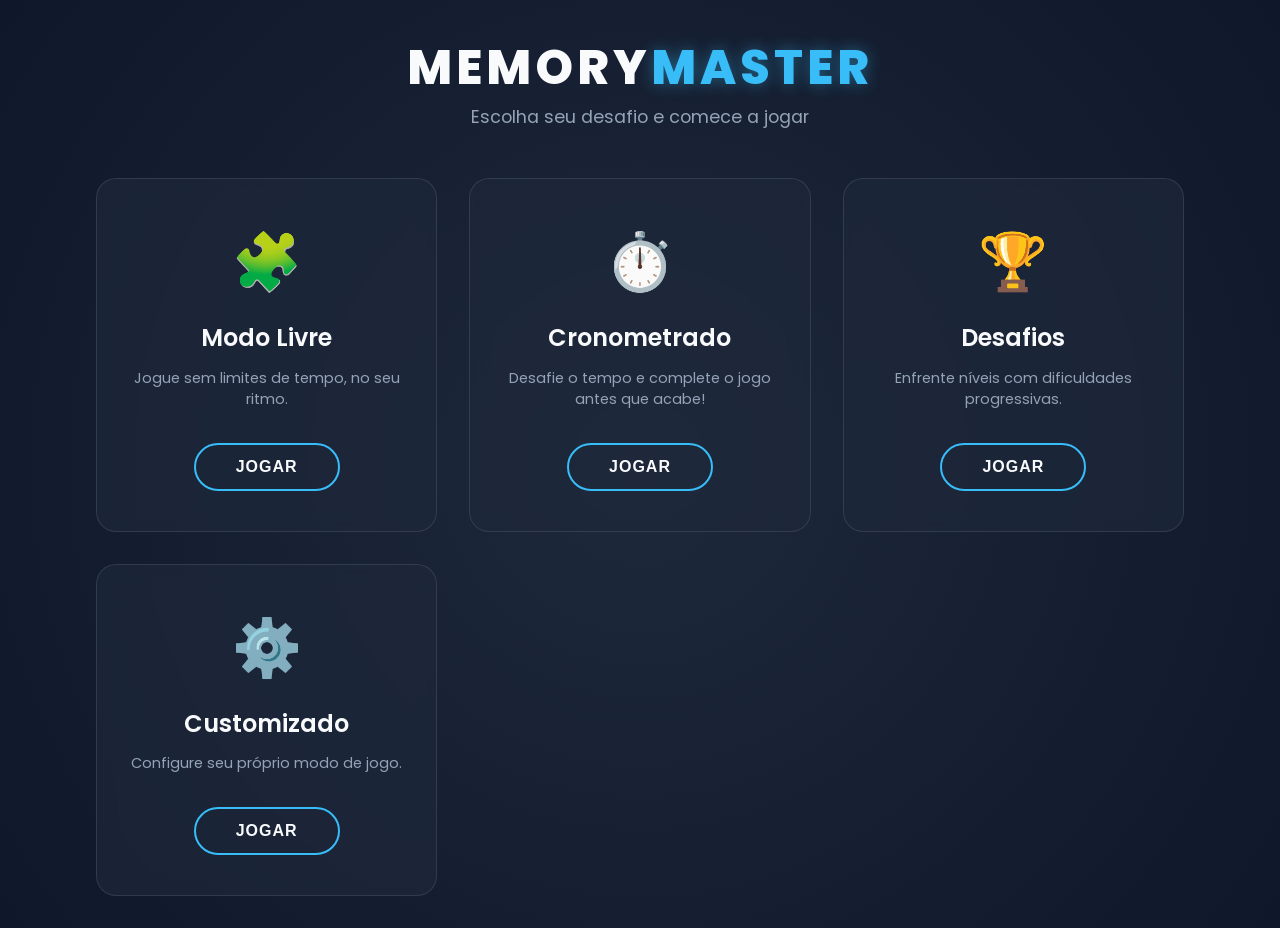
<file: index.html>
<!DOCTYPE html>
<html lang="pt-br">
<head>
    <meta charset="UTF-8">
    <meta name="viewport" content="width=device-width, initial-scale=1.0">
    <title>Memory Master - Seleção de Modo</title>
    <link rel="stylesheet" href="selecaodejogo.css">
    <link href="https://fonts.googleapis.com/css2?family=Poppins:wght@300;400;600;800&display=swap" rel="stylesheet">
</head>
<body>

    <main class="main-container">
        <header class="header-section">
            <h1 class="main-title">MEMORY<span>MASTER</span></h1>
            <p class="subtitle">Escolha seu desafio e comece a jogar</p>
        </header>

        <section class="modes-grid">
            <div class="card" data-mode="livre">
                <div class="card-icon">🧩</div>
                <h2 class="card-title">Modo Livre</h2>
                <p class="card-description">Jogue sem limites de tempo, no seu ritmo.</p>
                <button class="play-button" onclick="selectMode('memorygame/memorygame.html')">Jogar</button>
            </div>

            <div class="card" data-mode="tempo">
                <div class="card-icon">⏱️</div>
                <h2 class="card-title">Cronometrado</h2>
                <p class="card-description">Desafie o tempo e complete o jogo antes que acabe!</p>
                <button class="play-button" onclick="selectMode('cronometro.html')">Jogar</button>
            </div>

            <div class="card" data-mode="desafio">
                <div class="card-icon">🏆</div>
                <h2 class="card-title">Desafios</h2>
                <p class="card-description">Enfrente níveis com dificuldades progressivas.</p>
                <button class="play-button" onclick="selectMode('desafios.html')">Jogar</button>
            </div>

            <div class="card" data-mode="custom">
                <div class="card-icon">⚙️</div>
                <h2 class="card-title">Customizado</h2>
                <p class="card-description">Configure seu próprio modo de jogo.</p>
                <button class="play-button" onclick="selectMode('customizado.html')">Jogar</button>
            </div>
        </section>
    </main>

    <script src="selecaodejogo.js"></script>
</body>
</html>
</file>
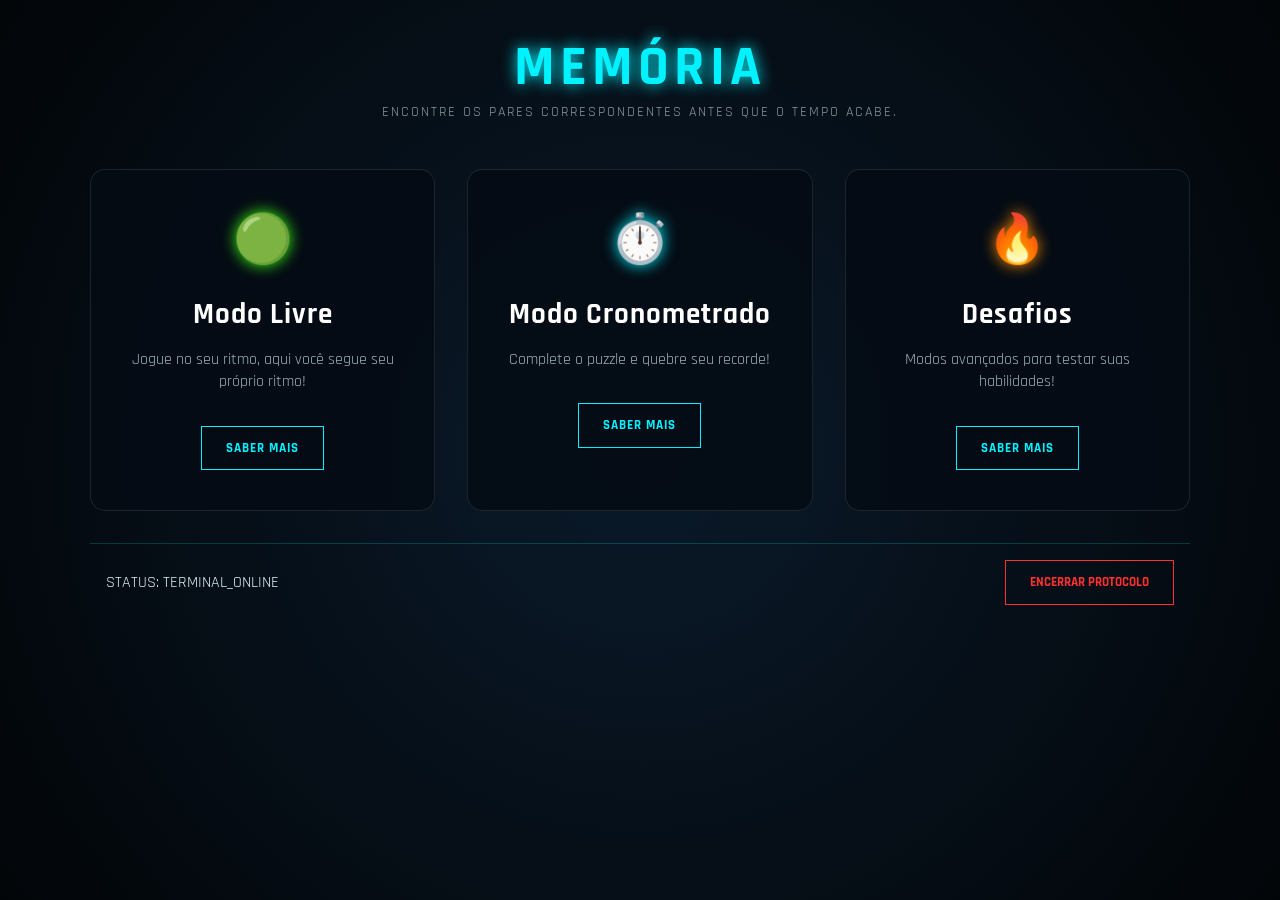
<file: instrucoess/instrucoes.html>
<!DOCTYPE html>
<html lang="pt-br">
<head>
    <meta charset="UTF-8">
    <meta name="viewport" content="width=device-width, initial-scale=1.0">
    <title>Protocolo de Missão - Memory Game</title>
    <link rel="stylesheet" href="instrucoesstyle.css">
    <link href="https://fonts.googleapis.com/css2?family=Rajdhani:wght@400;500;600;700&display=swap" rel="stylesheet">
</head>
<body>

    <div class="ui-wrapper">
        
        <div id="view-main">
            <header class="ui-header">
                <div class="scanline"></div>
                <h1 class="glitch" data-text="MEMÓRIA">MEMÓRIA</h1>
                <p class="ui-subtitle">Encontre os pares correspondentes antes que o tempo acabe.</p>
            </header>

            <main class="mode-selection-grid">
                <div class="main-card">
                    <div class="card-icon green-glow">🟢</div>
                    <h3>Modo Livre</h3>
                    <p>Jogue no seu ritmo, aqui você segue seu próprio ritmo!</p>
                    <button class="btn-saber-mais" onclick="openModal('livre')">SABER MAIS</button>
                </div>

                <div class="main-card">
                    <div class="card-icon blue-glow">⏱️</div>
                    <h3>Modo Cronometrado</h3>
                    <p>Complete o puzzle e quebre seu recorde!</p>
                    <button class="btn-saber-mais" onclick="openModal('crono')">SABER MAIS</button>
                </div>

                <div class="main-card highlight-card">
                    <div class="card-icon orange-glow">🔥</div>
                    <h3>Desafios</h3>
                    <p>Modos avançados para testar suas habilidades!</p>
                    <button class="btn-saber-mais" onclick="showChallenges()">SABER MAIS</button>
                </div>
            </main>
        </div>

        <div id="view-challenges" style="display: none;">
            <header class="ui-header">
                <div class="scanline"></div>
                <h1 class="glitch" data-text="MODO DESAFIOS">MODO DESAFIOS</h1>
                <p class="ui-subtitle">GUIA EXPLICATIVO: SELECIONE UM CARD PARA PARA MAIS INFORMAÇÕES.</p>
            </header>

            <main class="ui-content">
                <section class="mode-section" id="section-time">
                    <div class="mode-header" onclick="toggleSection('section-time')">
                        <div class="mode-title-wrapper">
                            <span class="mode-icon">⏳</span>
                            <h2>CONTRA O TEMPO</h2>
                        </div>
                        <span class="toggle-indicator"></span>
                    </div>

                    <div class="mode-body" style="display: none;">
                        <div class="mode-intro">
                             <li><p>OBJETIVO: COMPLETAR O MÁXIMO DE PUZZLES DENTRO DO TEMPO LIMITE.</p>
                        </div>

                        <div class="rules-grid">
                            <div class="rule-box">
                                <span class="rule-dot"></span>
                                <li><p>CADA PUZZLE COMPLETADO É SOMADO A PONTUAÇÃO ATUAL.</p>
                            </div>
                            <div class="rule-box">
                                <span class="rule-dot"></span>
                                <li><p>O TEMPO DE OPERAÇÃO AUMENTA CONFORME CADA DIFICULDADE.</p>
                            </div>
                            <div class="rule-box">
                                <span class="rule-dot"></span>
                                <li><p>PONTUAÇÃO RESETADA A CADA NOVO NÍVEL DE DIFICULDADE</p>
                            </div>
                                <div class="rules-grid">
                               <div class="rule-box">
                                  <span class="rule-dot"></span>
                                <li><p>PARA CADA PAR ENCONTRADO, CONCEDE 50 PONTOS.</p>
                            </div>
                            <div class="rules-grid">
                               <div class="rule-box">
                                  <span class="rule-dot"></span>
                                <li><p>CADA PUZZLE COMPLETADO CONCEDE MAIS PONTOS (PTS/PZ - PONTOS POR PUZZLE COMPLETADO).</p>
                            </div>
                        </div>

                        <div class="difficulty-container">
                            <div class="diff-card tier-easy">
                                <div class="diff-tag">DIFICULDADE</div>
                                <h3>FÁCIL</h3>
                                <div class="diff-stats">
                                    <div class="stat"><span><strong>TEMPO:</strong></span>3 MINUTOS</div>
                                    <div class="stat"><span><strong>PTS/PZ:</strong></span>500 PONTOS</div>
                                    <div class="stat"><span><strong>OBJETIVO:</strong></span>4500 PONTOS</div>
                                    <div class="stat"><span><strong>PRÓXIMO NÍVEL:</strong></span>MÉDIO</div>
                                </div>
                            </div>
                            <div class="diff-card tier-medium">
                                <div class="diff-tag">DIFICULDADE</div>
                                <h3>MÉDIO</h3>
                                <div class="diff-stats">
                                    <div class="stat"><span><strong>TEMPO:</strong></span>6 MINUTOS</div>
                                    <div class="stat"><span><strong>PTS/PZ:</strong></span>1000 PONTOS</div>
                                    <div class="stat"><span><strong>OBJETIVO:</strong></span>8500 PONTOS</div>
                                   <div class="stat"><span><strong>PRÓXIMO NÍVEL:</strong></span>DIFÍCIL</div>
                                </div>
                            </div>
                            <div class="diff-card tier-hard">
                                <div class="diff-tag">DIFICULDADE</div>
                                <h3>DIFÍCIL</h3>
                                <div class="diff-stats">
                                    <div class="stat"><span><strong>TEMPO:</strong></span>10 MINUTOS</div>
                                    <div class="stat"><span><strong>PTS/PZ:</strong></span>2000 PONTOS</div>
                                    <div class="stat"><span><strong>OBJETIVO:</strong></span>18500 PONTOS</div>
                                    <div class="stat"><span><strong>DESAFIO:</strong></span>CONCLUÍDO</div>
                                </div>
                                <div class="bonus-tip"><li> DESBLOQUEIA DESAFIO BÔNUS (OPCIONAL)</div>
                            </div>
                            <div class="diff-card tier-bonus">
                                <div class="diff-tag">DESAFIO</div>
                                <h3>BÔNUS ⭐</h3>
                                <div class="diff-stats">
                                    <div class="stat"><span><strong>PUZZLES:</strong></span>ALEATÓRIOS</div>
                                    <div class="stat"><span><strong>N° DE TENTAITVAS:</strong></span>3 </div>
                                    <div class="stat"><span><strong>TEMPO:</strong></span>15 MINUTOS</div>
                                    <div class="stat"><span><strong>OBJETIVO:</strong></span>25000 PONTOS</div>
                                </div>
                                <div class="bonus-tip"><li>OBSERVAÇÃO: APÓS AS 3 TENTATIVAS, DESAFIO ENCERRADO</div>
                            </div>
                        </div>
                    </div>
                </section>

                <section class="mode-section" id="section-survival">
                    <div class="mode-header" onclick="toggleSection('section-survival')">
                        <div class="mode-title-wrapper">
                            <span class="mode-icon">☠️</span>
                            <h2>SOBREVIVÊNCIA</h2>
                        </div>
                        <span class="toggle-indicator"></span>
                    </div>

                    <div class="mode-body" style="display: none;">
                        <div class="info-banner survival-banner">
                            <li><p>OBJETIVO: COMPLETAR TODOS OS NIVEIS DE DIFICULDADES SEM PERDER A ÚLTIMA VIDA</p>
                        </div>

                        <div class="survival-overview">
                            <div class="memo-box">
                                <span>🧠 TEMPO PARA MEMORIZAÇÃO INICIAL:<span>
                                <ul>
                                    <div class="vitals-row"><li><span><strong>FÁCIL:</strong></span> 6 SEGUNDOS</div>
                                    <div class="vitals-row"><li><span><strong>MÉDIO:</strong></span> 20 SEGUNDOS</div>    
                                    <div class="vitals-row"><li><span><strong>DIFÍCIL:</strong></span> 40 SEGUNDOS</div>   
                                </ul>
                            </div>

                            <div class="vitals-box">
                                <span>❤️ UNIDADES DE VIDA: <span>
                                <div class="vitals-row"><li><span><strong>FÁCIL:</strong></span> ❤️ X3</div>
                                <div class="vitals-row"><li><span><strong>MÉDIO:</strong></span> ❤️ X6</div>
                                <div class="vitals-row"><li><span><strong>DIFÍCIL:</strong></span> ❤️ X12</div>
                            </div>
                        </div>

                        <div class="systems-grid">
                            <div class="system-card sos">
                                <span>🆘 SISTEMA DE AJUDA</span>
                               <div class="vitals-row"><li><span><strong>DIFICULDADE: </strong></span> FÁCIL</div>
                                  <div class="vitals-row"><li><span><strong>AJUDA: </strong></span> QUANDO ATINJIR 1 DE VIDA</div>
                                  <div class="vitals-row"><li><span><strong>TEMPO DE EXIBIÇÃO:</strong></span> 4 Segundos</div>
                                  <div class="vitals-row"><li><span><strong>OBSERVAÇÃO:</strong></span> A OPÇÃO DE AJUDA NÃO ESTARÁ DISPONÍVEL, CASO HAJA 2 PARES OU MENOS PARA SEREM ENCONTRADOS!</div> 
                            </div>

                            <div class="system-card extra-1">
                                <span>🆘 SISTEMA DE AJUDA</span>
                                  <div class="vitals-row"><li><span><strong>DIFICULDADE: </strong></span> MÉDIO</div>
                                  <div class="vitals-row"><li><span><strong>AJUDA: </strong></span> QUANDO ATINJIR 3 DE VIDA</div>
                                  <div class="vitals-row"><li><span><strong>TEMPO DE EXIBIÇÃO:</strong></span> 10 Segundos</div>
                                  <div class="vitals-row"><li><span><strong>OBSERVAÇÃO:</strong></span> A OPÇÃO DE AJUDA NÃO ESTARÁ DISPONÍVEL, CASO HAJA 4 PARES OU MENOS PARA SEREM ENCONTRADOS!</div>   
                            </div>

                            <div class="system-card extra-2">
                                <span>🆘 SISTEMA DE AJUDA</span>
                                  <div class="vitals-row"><li><span><strong>DIFICULDADE: </strong></span> DIFÍCIL</div>
                                  <div class="vitals-row"><li><span><strong>AJUDA: </strong></span> QUANDO ATINJIR 6 DE VIDA</div>
                                  <div class="vitals-row"><li><span><strong>TEMPO DE EXIBIÇÃO:</strong></span> 20 Segundos</div>
                                  <div class="vitals-row"><li><span><strong>OBSERVAÇÃO:</strong></span> A OPÇÃO DE AJUDA NÃO ESTARÁ DISPONÍVEL, CASO HAJA 6 PARES OU MENOS PARA SEREM ENCONTRADOS!</div>   
                            </div>
                            
                            <div class="system-card combo">
                                <div class="sys-label">🔥 SISTEMA DE COMBO</div>
                                <div class="combo-info">
                                    <div class="vitals-row"><li><span><strong>COMBO: </strong></span> MULTIPLICADOR X10</div>
                                    <div class="vitals-row"><li><span><strong>REQUESITO: </strong></span> APÓS O 3º ACERTO CONSECUTIVO</div>
                                    <div class="vitals-row"><li><span><strong>OBSERVAÇÃO:</strong></span> ERROS RESETAM O MULTIPLICADOR DE PONTOS</div>   
                                </div>
                            </div>
                        </div>
                    </div>
                </section>
            </main>

            <footer class="ui-footer">
                <button class="btn-back-main" onclick="backToMain()">⬅ VOLTAR PARA SELEÇÃO</button>
            </footer>
        </div>

        <footer class="ui-footer">
            <div class="system-status">
                <span class="dot-blink"></span> STATUS: TERMINAL_ONLINE
            </div>
            <button class="btn-back" onclick="window.location.href='../memorygame/memorygame.html'">ENCERRAR PROTOCOLO</button>
        </footer>
    </div>

    <div id="infoModal" class="modal">
        <div class="modal-content">
            <span class="close-btn" onclick="closeModal()">&times;</span>
            <div id="modalBody"></div>
        </div>
    </div>

    <script src="instrucoesscript.js"></script>
</body>
</html>
</file>
<file: selecaodejogo.css>
:root {
    --bg-color: #0f172a;
    --card-bg: rgba(30, 41, 59, 0.7);
    --accent-color: #38bdf8;
    --text-primary: #f8fafc;
    --text-secondary: #94a3b8;
    --neon-glow: 0 0 15px rgba(56, 189, 248, 0.4);
    --transition: all 0.3s cubic-bezier(0.4, 0, 0.2, 1);
}

* {
    margin: 0;
    padding: 0;
    box-sizing: border-box;
}

body {
    font-family: 'Poppins', sans-serif;
    background: radial-gradient(circle at center, #1e293b 0%, #0f172a 100%);
    color: var(--text-primary);
    min-height: 100vh;
    display: flex;
    align-items: center;
    justify-content: center;
    overflow-x: hidden;
}

.main-container {
    width: 90%;
    max-width: 1200px;
    padding: 2rem;
    text-align: center;
}

/* Cabeçalho */
.header-section {
    margin-bottom: 3rem;
    animation: fadeInDown 0.8s ease-out;
}

.main-title {
    font-size: 3rem;
    font-weight: 800;
    letter-spacing: 4px;
}

.main-title span {
    color: var(--accent-color);
    text-shadow: var(--neon-glow);
}

.subtitle {
    color: var(--text-secondary);
    font-size: 1.1rem;
}

/* Grid de Cards */
.modes-grid {
    display: grid;
    grid-template-columns: repeat(auto-fit, minmax(250px, 1fr));
    gap: 2rem;
}

.card {
    background: var(--card-bg);
    backdrop-filter: blur(10px);
    border: 1px solid rgba(255, 255, 255, 0.1);
    border-radius: 20px;
    padding: 2.5rem 1.5rem;
    display: flex;
    flex-direction: column;
    align-items: center;
    transition: var(--transition);
    cursor: default;
    animation: fadeInUp 0.6s ease-out backwards;
}

/* Delay para animação dos cards */
.card:nth-child(1) { animation-delay: 0.1s; }
.card:nth-child(2) { animation-delay: 0.2s; }
.card:nth-child(3) { animation-delay: 0.3s; }
.card:nth-child(4) { animation-delay: 0.4s; }

.card:hover {
    transform: translateY(-10px);
    border-color: var(--accent-color);
    box-shadow: var(--neon-glow);
}

.card-icon {
    font-size: 3.5rem;
    margin-bottom: 1rem;
}

.card-title {
    font-size: 1.5rem;
    margin-bottom: 0.8rem;
    font-weight: 600;
}

.card-description {
    font-size: 0.9rem;
    color: var(--text-secondary);
    margin-bottom: 2rem;
    line-height: 1.5;
}

/* Botões */
.play-button {
    background: transparent;
    color: var(--text-primary);
    border: 2px solid var(--accent-color);
    padding: 0.8rem 2.5rem;
    border-radius: 50px;
    font-size: 1rem;
    font-weight: 600;
    cursor: pointer;
    transition: var(--transition);
    text-transform: uppercase;
    letter-spacing: 1px;
}

.play-button:hover {
    background: var(--accent-color);
    color: var(--bg-color);
    box-shadow: var(--neon-glow);
}

.play-button:active {
    transform: scale(0.95);
}

/* Animações */
@keyframes fadeInUp {
    from { opacity: 0; transform: translateY(30px); }
    to { opacity: 1; transform: translateY(0); }
}

@keyframes fadeInDown {
    from { opacity: 0; transform: translateY(-30px); }
    to { opacity: 1; transform: translateY(0); }
}

/* Responsividade */
@media (max-width: 768px) {
    .main-title { font-size: 2rem; }
    .modes-grid { gap: 1.5rem; }
}
</file>
<file: instrucoess/instrucoesstyle.css>
:root {
    --bg-dark: #020508;
    --panel-bg: rgba(5, 12, 20, 0.9);
    --cyan: #00f2ff;
    --green: #39ff14;
    --purple: #bc13fe;
    --red: #ff3131;
    --yellow: #ffd300;
    --orange: #ff8c00;
    --text: #e0f7fa;
    --border-glow: rgba(0, 242, 255, 0.3);
    --transition: all 0.4s cubic-bezier(0.175, 0.885, 0.32, 1.275);
}

* { margin: 0; padding: 0; box-sizing: border-box; }

body {
    background-color: var(--bg-dark);
    color: var(--text);
    font-family: 'Rajdhani', sans-serif;
    min-height: 100vh;
    display: flex;
    justify-content: center;
    background-image: radial-gradient(circle at center, #0a1a2a 0%, #020508 100%);
    overflow-x: hidden;
}

/* Container Principal */
.ui-wrapper {
    width: 95%;
    max-width: 1100px;
    margin: 2rem 0;
    animation: fadeIn 0.8s ease;
}

/* Header Estilizado */
.ui-header {
    text-align: center;
    margin-bottom: 2rem;
    position: relative;
}

.glitch {
    font-size: 3.5rem;
    font-weight: 800;
    letter-spacing: 5px;
    color: var(--cyan);
    text-shadow: 0 0 15px var(--cyan);
    position: relative;
}

.ui-subtitle {
    opacity: 0.6;
    text-transform: uppercase;
    font-size: 0.9rem;
    letter-spacing: 2px;
}

/* =========================================================
   TELA 01: GRID DE SELEÇÃO (OS 3 CARDS)
   ========================================================= */
.mode-selection-grid {
    display: grid;
    grid-template-columns: repeat(auto-fit, minmax(280px, 1fr));
    gap: 2rem;
    margin-top: 3rem;
}

.main-card {
    background: var(--panel-bg);
    border: 1px solid rgba(255, 255, 255, 0.1);
    padding: 2.5rem 1.5rem;
    text-align: center;
    border-radius: 15px;
    transition: var(--transition);
    position: relative;
    overflow: hidden;
}

.main-card:hover {
    transform: translateY(-10px);
    border-color: var(--cyan);
    box-shadow: 0 10px 30px rgba(0, 242, 255, 0.2);
}

.card-icon {
    font-size: 3rem;
    margin-bottom: 1.5rem;
    display: block;
}

.main-card h3 {
    font-size: 1.8rem;
    margin-bottom: 1rem;
    color: #fff;
    letter-spacing: 1px;
}

.main-card p {
    opacity: 0.7;
    margin-bottom: 2rem;
    line-height: 1.4;
}

/* Botão Saber Mais Estilizado */
.btn-saber-mais {
    background: transparent;
    border: 1px solid var(--cyan);
    color: var(--cyan);
    padding: 0.8rem 1.5rem;
    font-family: inherit;
    font-weight: 700;
    cursor: pointer;
    transition: var(--transition);
    text-transform: uppercase;
    letter-spacing: 1px;
}

.btn-saber-mais:hover {
    background: var(--cyan);
    color: var(--bg-dark);
    box-shadow: 0 0 15px var(--cyan);
}

/* Glows Específicos */
.green-glow { text-shadow: 0 0 15px var(--green); }
.blue-glow { text-shadow: 0 0 15px var(--cyan); }
.orange-glow { text-shadow: 0 0 15px var(--orange); }

/* =========================================================
   TELA 02: PROTOCOLOS E ACCORDIONS (DESAFIOS)
   ========================================================= */
.mode-section {
    background: var(--panel-bg);
    border: 1px solid var(--border-glow);
    border-radius: 8px;
    margin-bottom: 1.5rem;
    overflow: hidden;
    box-shadow: 0 0 30px rgba(0,0,0,0.5);
}

.mode-header {
    padding: 1.5rem 2rem;
    display: flex;
    justify-content: space-between;
    align-items: center;
    cursor: pointer;
    background: linear-gradient(90deg, rgba(0, 242, 255, 0.1) 0%, transparent 100%);
    transition: var(--transition);
}

.mode-header:hover { background: rgba(0, 242, 255, 0.2); }

.mode-title-wrapper { display: flex; align-items: center; gap: 1rem; }
.mode-title-wrapper h2 { font-size: 1.8rem; letter-spacing: 2px; color: var(--cyan); }

.mode-body {
    padding: 0 2rem 2rem 2rem;
}

/* Cards de Dificuldade (Tiers) */
.difficulty-container {
    display: grid;
    grid-template-columns: repeat(auto-fit, minmax(220px, 1fr));
    gap: 1.5rem;
    margin-top: 2rem;
}

.diff-card {
    background: rgba(255,255,255,0.03);
    border: 1px solid rgba(255,255,255,0.1);
    padding: 1.5rem;
    border-radius: 12px;
    position: relative;
    transition: var(--transition);
}

.stat {
    display: flex;
    justify-content: space-between;
    padding: 8px 0;
    border-bottom: 1px solid rgba(255,255,255,0.05);
}

.tier-easy { border-left: 4px solid var(--green); }
.tier-medium { border-left: 4px solid var(--yellow); }
.tier-hard { border-left: 4px solid var(--red); }
.tier-bonus { border: 1px solid var(--purple); background: rgba(188, 19, 254, 0.05); }

/* Sobrevivência e Sistemas */
.survival-overview {
    display: grid;
    grid-template-columns: 1fr 1.2fr;
    gap: 1.5rem;
    margin: 2rem 0;
}

.memo-box, .vitals-box {
    background: rgba(0,0,0,0.3);
    padding: 1.5rem;
    border-radius: 8px;
    border: 1px dashed rgba(0, 242, 255, 0.3);
}

.systems-grid {
    display: grid;
    grid-template-columns: repeat(2, 1fr); /* Mantém 2 colunas */
    gap: 1.5rem; /* Espaço entre os 4 blocos */
    margin-top: 1.5rem;
}

/* Estilo genérico que todos os cards vão usar */
.system-card {
    padding: 1.5rem;
    border-radius: 8px;
    background: rgba(255, 255, 255, 0.05); 
    border: 1px solid rgba(0, 242, 255, 0.2);
    transition: var(--transition);
}

.sos { border: 1px solid var(--purple); background: rgba(188, 19, 254, 0.1); }
.combo { border: 1px solid var(--red); background: rgba(255, 49, 49, 0.1); }

/* Seus novos blocos */
.extra-1 { border-color: var(--green); background: rgba(57, 255, 20, 0.1); }
.extra-2 { border-color: var(--yellow); background: rgba(255, 211, 0, 0.1); }

/* =========================================================
   MODAL (PARA MODO LIVRE E CRONOMETRADO)
   ========================================================= */
.modal {
    display: none;
    position: fixed;
    z-index: 1000;
    left: 0;
    top: 0;
    width: 100%;
    height: 100%;
    background-color: rgba(0, 0, 0, 0.85);
    backdrop-filter: blur(5px);
    justify-content: center;
    align-items: center;
}

.modal-content {
    background: var(--panel-bg);
    border: 2px solid var(--cyan);
    padding: 3rem;
    border-radius: 15px;
    max-width: 600px;
    width: 90%;
    position: relative;
    box-shadow: 0 0 50px rgba(0, 242, 255, 0.3);
}

.close-btn {
    position: absolute;
    top: 15px;
    right: 20px;
    font-size: 2rem;
    cursor: pointer;
    color: var(--cyan);
}

/* Botão Voltar da Tela de Desafios */
.btn-back-main {
    background: transparent;
    border: 1px solid var(--cyan);
    color: var(--cyan);
    padding: 1rem 2rem;
    font-family: inherit;
    font-weight: 700;
    cursor: pointer;
    margin-top: 2rem;
    transition: var(--transition);
}

.btn-back-main:hover {
    background: rgba(0, 242, 255, 0.1);
    box-shadow: 0 0 15px var(--cyan);
}

/* Footer e Status */
.ui-footer {
    margin-top: 2rem;
    display: flex;
    justify-content: space-between;
    align-items: center;
    padding: 1rem;
    border-top: 1px solid rgba(0, 242, 255, 0.2);
}

.btn-back {
    background: transparent;
    border: 1px solid var(--red);
    color: var(--red);
    padding: 0.8rem 1.5rem;
    cursor: pointer;
    font-family: inherit;
    font-weight: 700;
    transition: var(--transition);
}

.btn-back:hover {
    background: var(--red);
    color: white;
    box-shadow: 0 0 20px var(--red);
}

/* Animações e Mobile */
@keyframes fadeIn { from { opacity: 0; transform: translateY(10px); } to { opacity: 1; transform: translateY(0); } }

@media (max-width: 768px) {
    .mode-selection-grid, .survival-overview, .systems-grid { grid-template-columns: 1fr; }
    .glitch { font-size: 2.2rem; }
}
</file>
